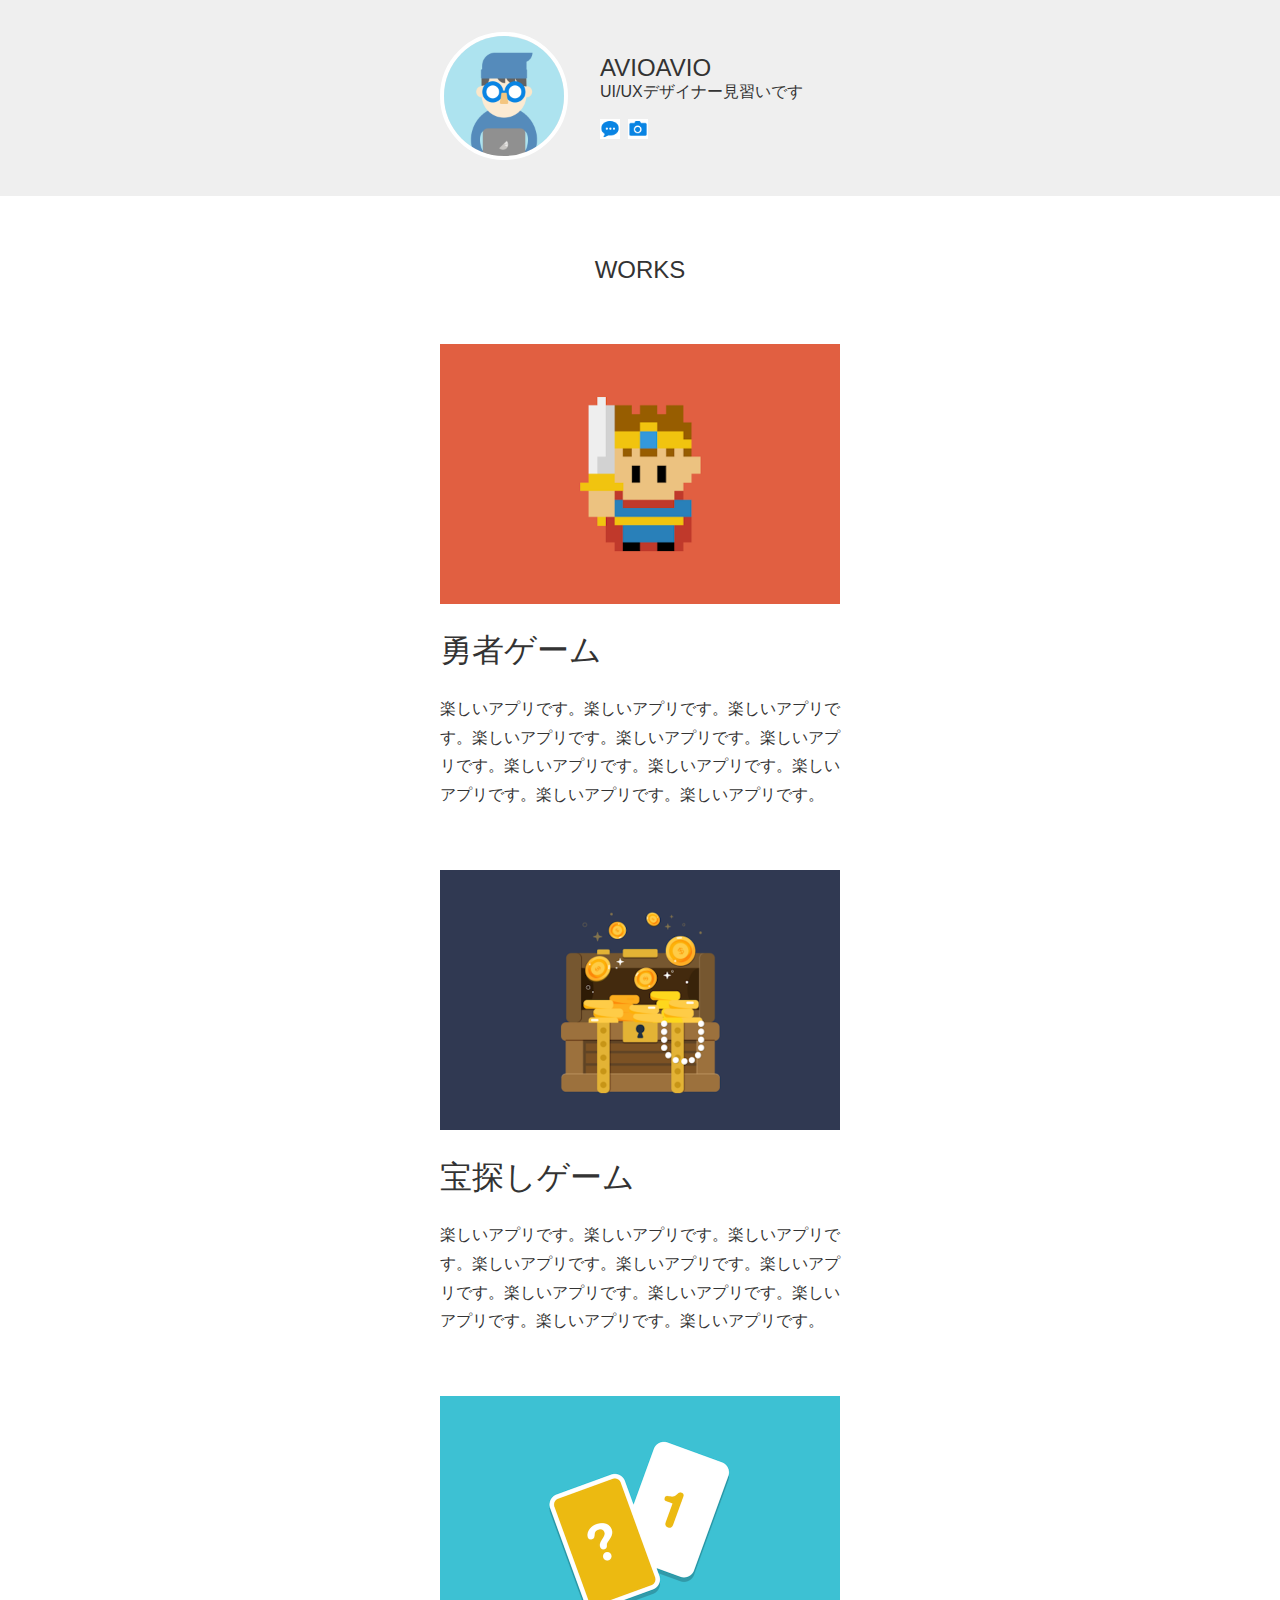
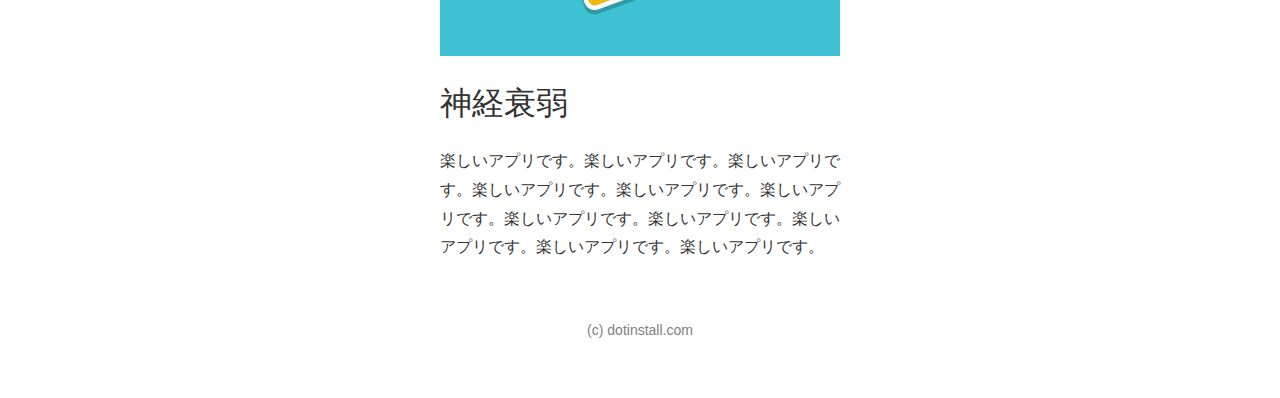
<file: MyPortfolio/index.html>
<!DOCTYPE html>
<html lang="ja">
<head>
  <meta charset="utf-8">
  <title>AVIOAVIOのポートフォリオサイト(Git)</title>
  <link rel="icon" href="favicon.ico">
  <meta name="description" content="太郎のポートフォリオサイトです。">
  <link rel="stylesheet" href="css/styles.css">
</head>
<body>
  <header>
    <div class="container">
      <div class="icon">
        <img src="img/taro.png" width="120" height="120" alt="太郎のアイコンです">
      </div>
      <div class="info">
        <h1>AVIOAVIO</h1>
        <p>UI/UXデザイナー見習いです</p>
        <ul>
          <li>
            <a href="https://dotinstall.com" target="_blank">
              <img src="img/blog.png" width="20" height="20" alt="ブログサイトへのリンク画像です">
            </a>
          </li>
          <li>
            <a href="https://dotinstall.com" target="_blank">
              <img src="img/photos.png" width="20" height="20" alt="写真サイトへのリンク画像です">
            </a>
          </li>
        </ul> 
      </div>
    </div>
  </header>

  <section class="works">
    <h1>WORKS</h1>
  
    <section>
      <img src="img/work1.png" width="400" height="260" alt="勇者ゲームの紹介画像">
      <h1>勇者ゲーム</h1>
      <p>楽しいアプリです。楽しいアプリです。楽しいアプリです。楽しいアプリです。楽しいアプリです。楽しいアプリです。楽しいアプリです。楽しいアプリです。楽しいアプリです。楽しいアプリです。楽しいアプリです。</p>
    </section>
  
    <section>
      <img src="img/work2.png" width="400" height="260" alt="宝探しゲームの紹介画像">
      <h1>宝探しゲーム</h1>
      <p>楽しいアプリです。楽しいアプリです。楽しいアプリです。楽しいアプリです。楽しいアプリです。楽しいアプリです。楽しいアプリです。楽しいアプリです。楽しいアプリです。楽しいアプリです。楽しいアプリです。</p>
    </section>
  
    <section>
      <img src="img/work3.png" width="400" height="260" alt="神経衰弱の紹介画像">
      <h1>神経衰弱</h1>
      <p>楽しいアプリです。楽しいアプリです。楽しいアプリです。楽しいアプリです。楽しいアプリです。楽しいアプリです。楽しいアプリです。楽しいアプリです。楽しいアプリです。楽しいアプリです。楽しいアプリです。</p>
    </section>
  </section>

  <footer>
    <p>(c) dotinstall.com</p>
  </footer>
</body>
</html>
</file>
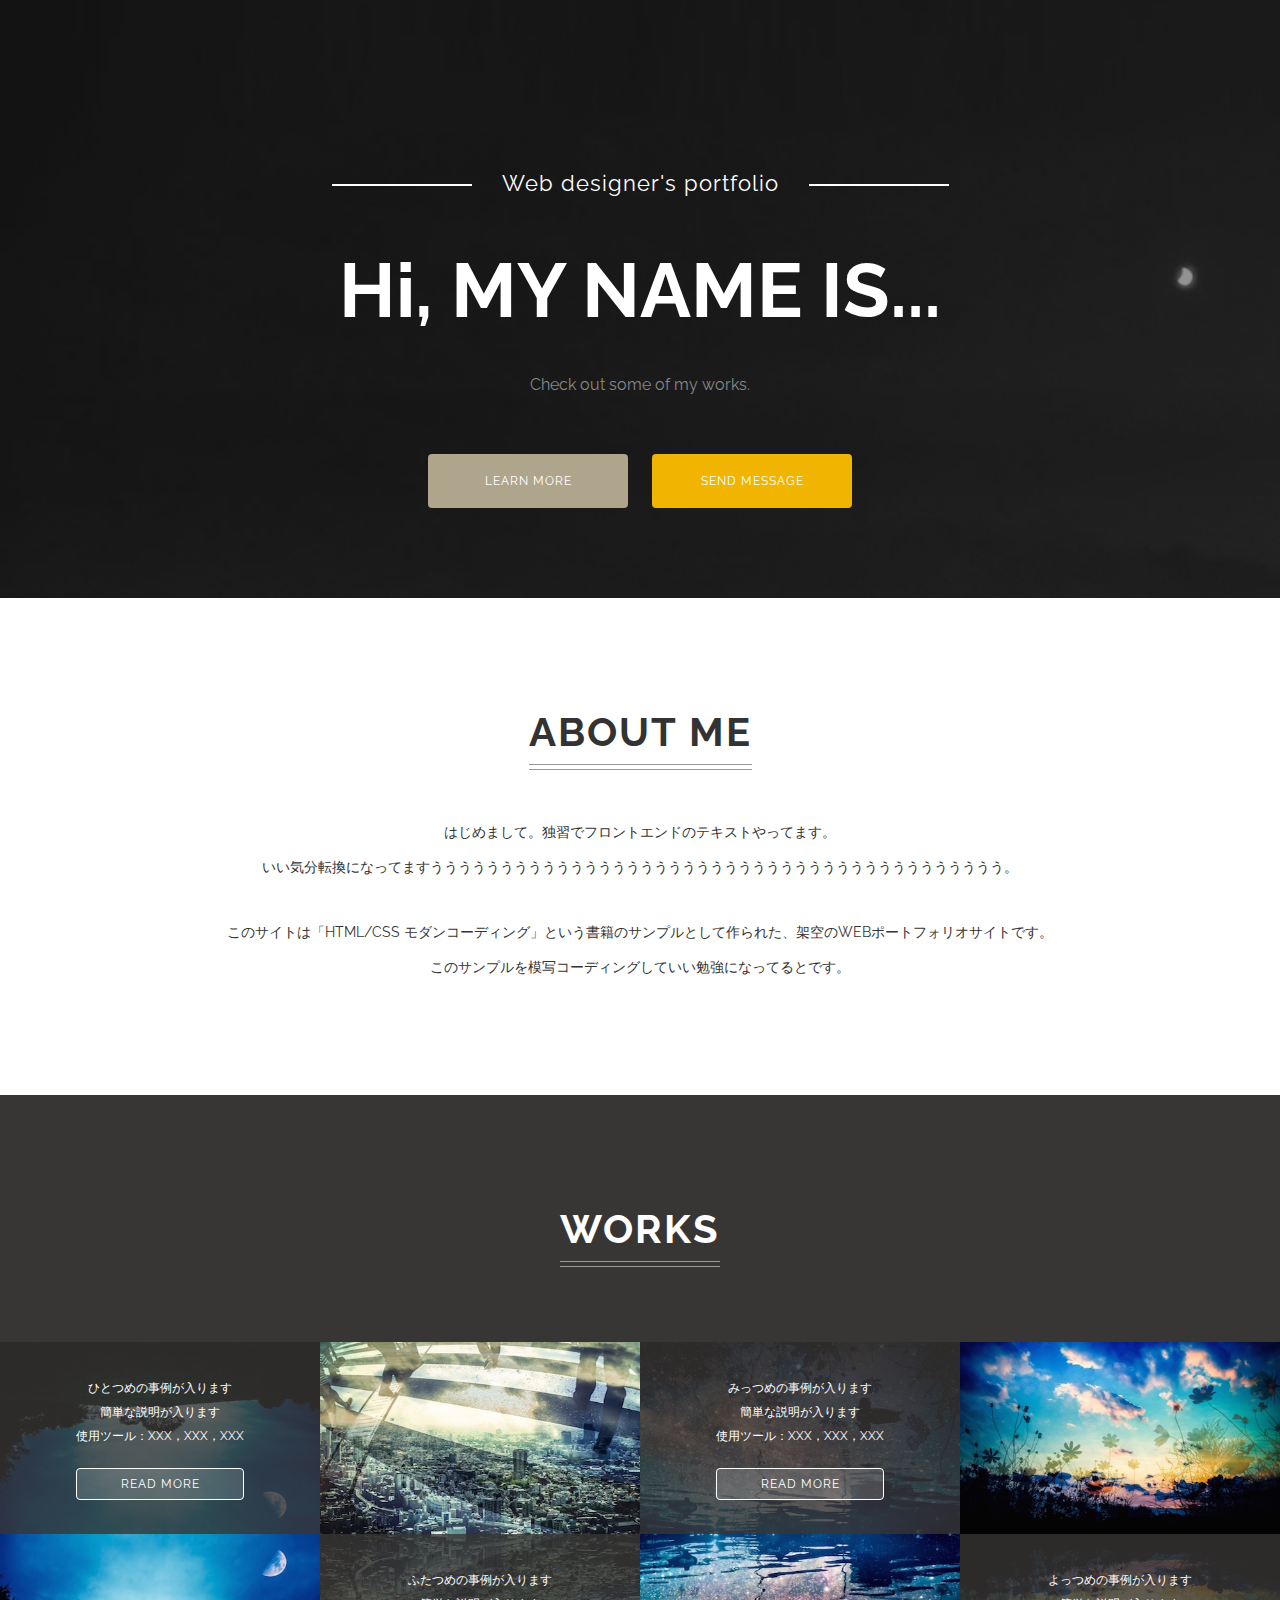
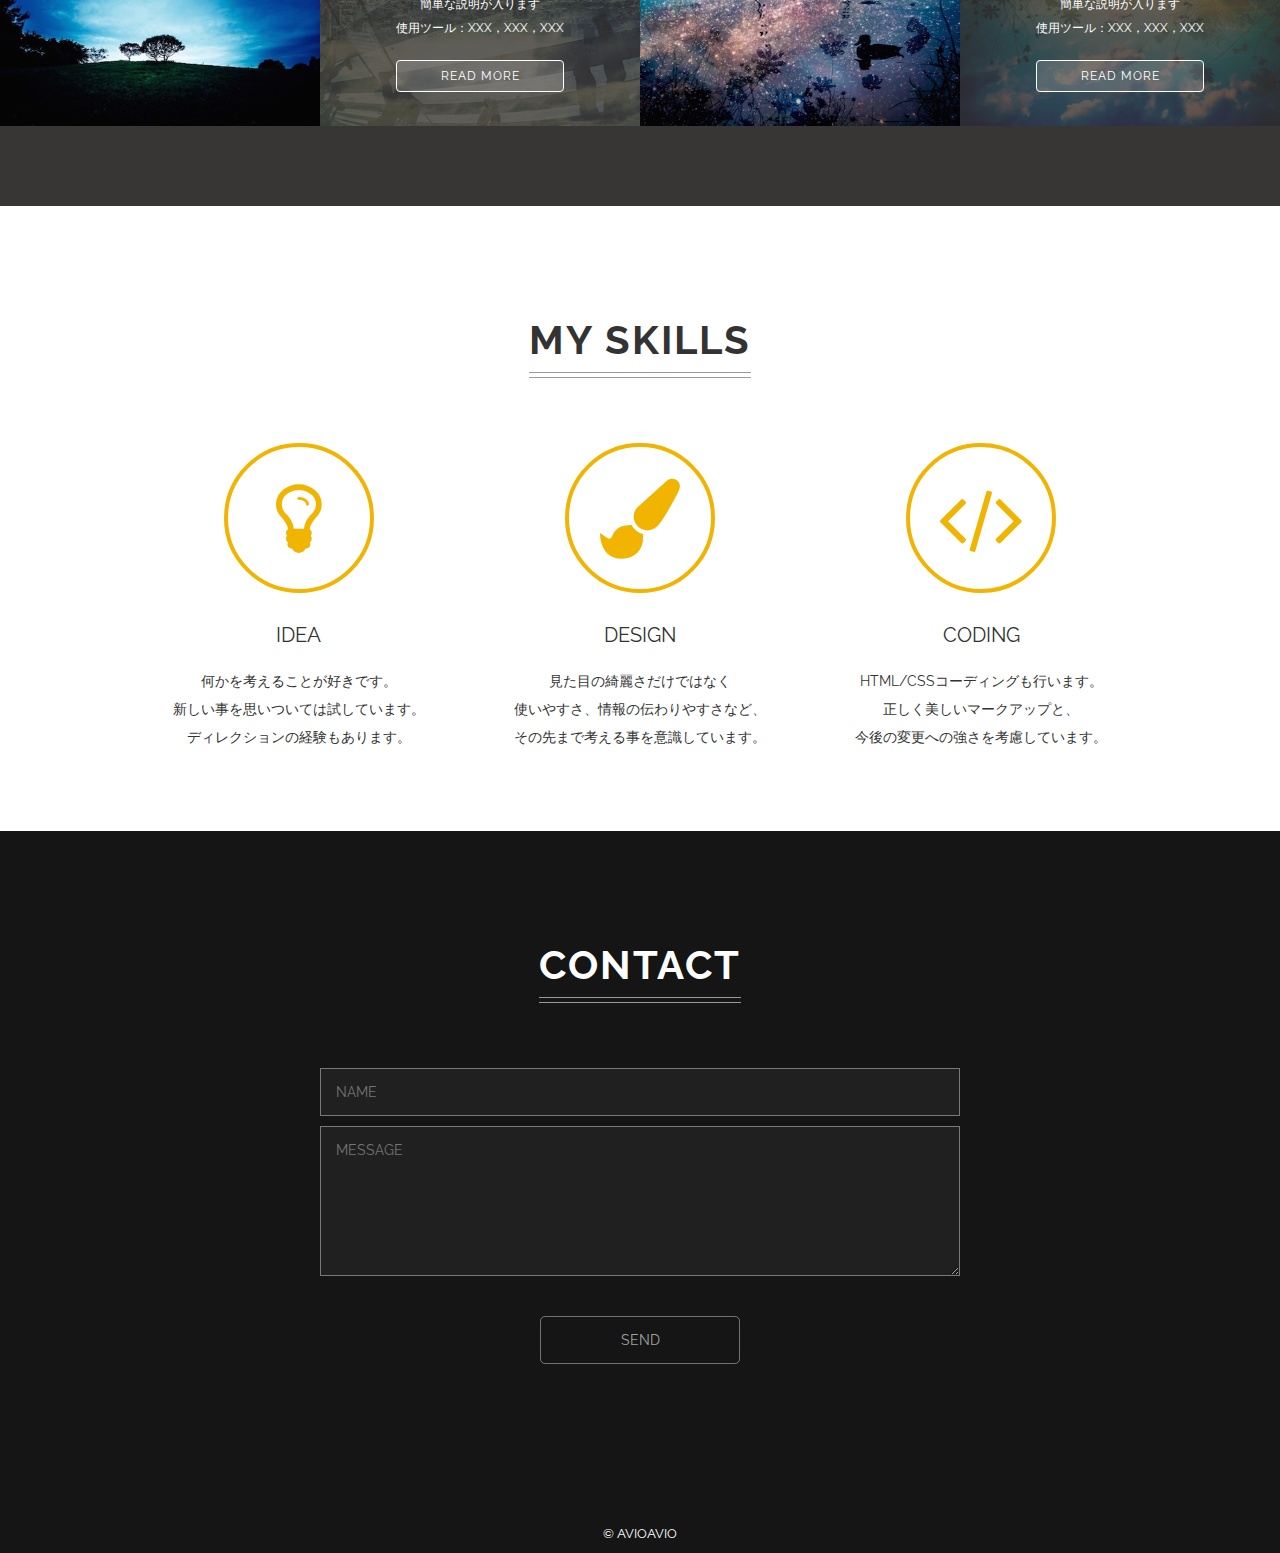
<file: singlepage-layout/index.html>
<!DOCTYPE html>
<html lang="ja">
<head>
  <meta charset="UTF-8">
  <title>シングルページレイアウト独学</title>
  <link href="https://fonts.googleapis.com/css?family=Raleway:400,700&display=swap" rel="stylesheet">
  <link href="https://maxcdn.bootstrapcdn.com/font-awesome/4.7.0/css/font-awesome.min.css" rel="stylesheet">
  <link rel="stylesheet" href="./css/normalize.css">
  <link rel="stylesheet" href="./css/style.css">
</head>
<body>
  <header class="header">
    <p class="site-title-sub">Web designer's portfolio</p>
    <h1 class="site-title">Hi, MY NAME IS...</h1>
    <p class="site-description">Check out some of my works.</p>
    <div class="buttons">
      <a class="button" href="#about">LEARN MORE</a>
      <a class="button button-showy" href="#about">SEND MESSAGE</a>
    </div>
  </header>
  <section class="about" id="about">
    <h2 class="heading">ABOUT ME</h2>
    <p class="about-text">
      はじめまして。独習でフロントエンドのテキストやってます。<br>
      いい気分転換になってますううううううううううううううううううううううううううううううううううううううううう。
    </p>
    <p class="about-text">
      このサイトは「HTML/CSS モダンコーディング」という書籍のサンプルとして作られた、架空のWEBポートフォリオサイトです。<br>
      このサンプルを模写コーディングしていい勉強になってるとです。
    </p>
  </section>
  <section class="works">
    <h2 class="heading">WORKS</h2>
    <div class="works-wrapper">
      <div class="work-box tree">
        <img class="work-image" src="./images/tree.jpg" alt="制作事例1">
        <div class="work-description">
          <div class="work-description-inner">
            <p class="work-text">
              ひとつめの事例が入ります<br>
              簡単な説明が入ります<br>
              使用ツール：XXX，XXX，XXX<br>
              <a href="#" class="button button-ghost">READ MORE</a>
            </p>
          </div>
        </div>
      </div>
      <div class="work-box building">
        <img class="work-image" src="./images/building.jpg" alt="制作事例2">
        <div class="work-description">
          <div class="work-description-inner">
            <p class="work-text">
              ふたつめの事例が入ります<br>
              簡単な説明が入ります<br>
              使用ツール：XXX，XXX，XXX<br>
              <a href="#" class="button button-ghost">READ MORE</a>
            </p>
          </div>
        </div>
      </div>
      <div class="work-box lake">
        <img class="work-image" src="./images/lake.jpg" alt="制作事例3">
        <div class="work-description">
          <div class="work-description-inner">
            <p class="work-text">
              みっつめの事例が入ります<br>
              簡単な説明が入ります<br>
              使用ツール：XXX，XXX，XXX<br>
              <a href="#" class="button button-ghost">READ MORE</a>
            </p>
          </div>
        </div>
      </div>
      <div class="work-box sky">
        <img class="work-image" src="./images/sky.jpg" alt="制作事例4">
        <div class="work-description">
          <div class="work-description-inner">
            <p class="work-text">
              よっつめの事例が入ります<br>
              簡単な説明が入ります<br>
              使用ツール：XXX，XXX，XXX<br>
              <a href="#" class="button button-ghost">READ MORE</a>
            </p>
          </div>
        </div>
      </div>
    </div>
  </section>
  <section class="skills">
    <h2 class="heading">MY SKILLS</h2>
    <div class="skills-wrapper">
      <div class="skill-box">
        <i class="skill-icon fa fa-lightbulb-o"></i>
        <div class="skill-title">IDEA</div>
        <p class="skill-text">
          何かを考えることが好きです。<br>
          新しい事を思いついては試しています。<br>
          ディレクションの経験もあります。
        </p>
      </div>
      <div class="skill-box">
        <i class="skill-icon fa fa-paint-brush"></i>
        <div class="skill-title">DESIGN</div>
        <p class="skill-text">
          見た目の綺麗さだけではなく<br>
          使いやすさ、情報の伝わりやすさなど、<br>
          その先まで考える事を意識しています。
        </p>
      </div>
      <div class="skill-box">
        <i class="skill-icon fa fa-code"></i>
        <div class="skill-title">CODING</div>
        <p class="skill-text">
          HTML/CSSコーディングも行います。<br>
          正しく美しいマークアップと、<br>
          今後の変更への強さを考慮しています。
        </p>
      </div>
    </div>
  </section>
  <section class="contact" id="contact">
    <h2 class="heading">CONTACT</h2>
    <form class="contact-form">
      <input type="text" name="name" placeholder="NAME">
      <textarea name="message" placeholder="MESSAGE"></textarea>
      <input type="submit" value="SEND">
    </form>
  </section>
  <footer class="footer">
    © AVIOAVIO
  </footer>
  <script src="lib/placeholders.min.js"></script>
</body>      
</html>
</file>
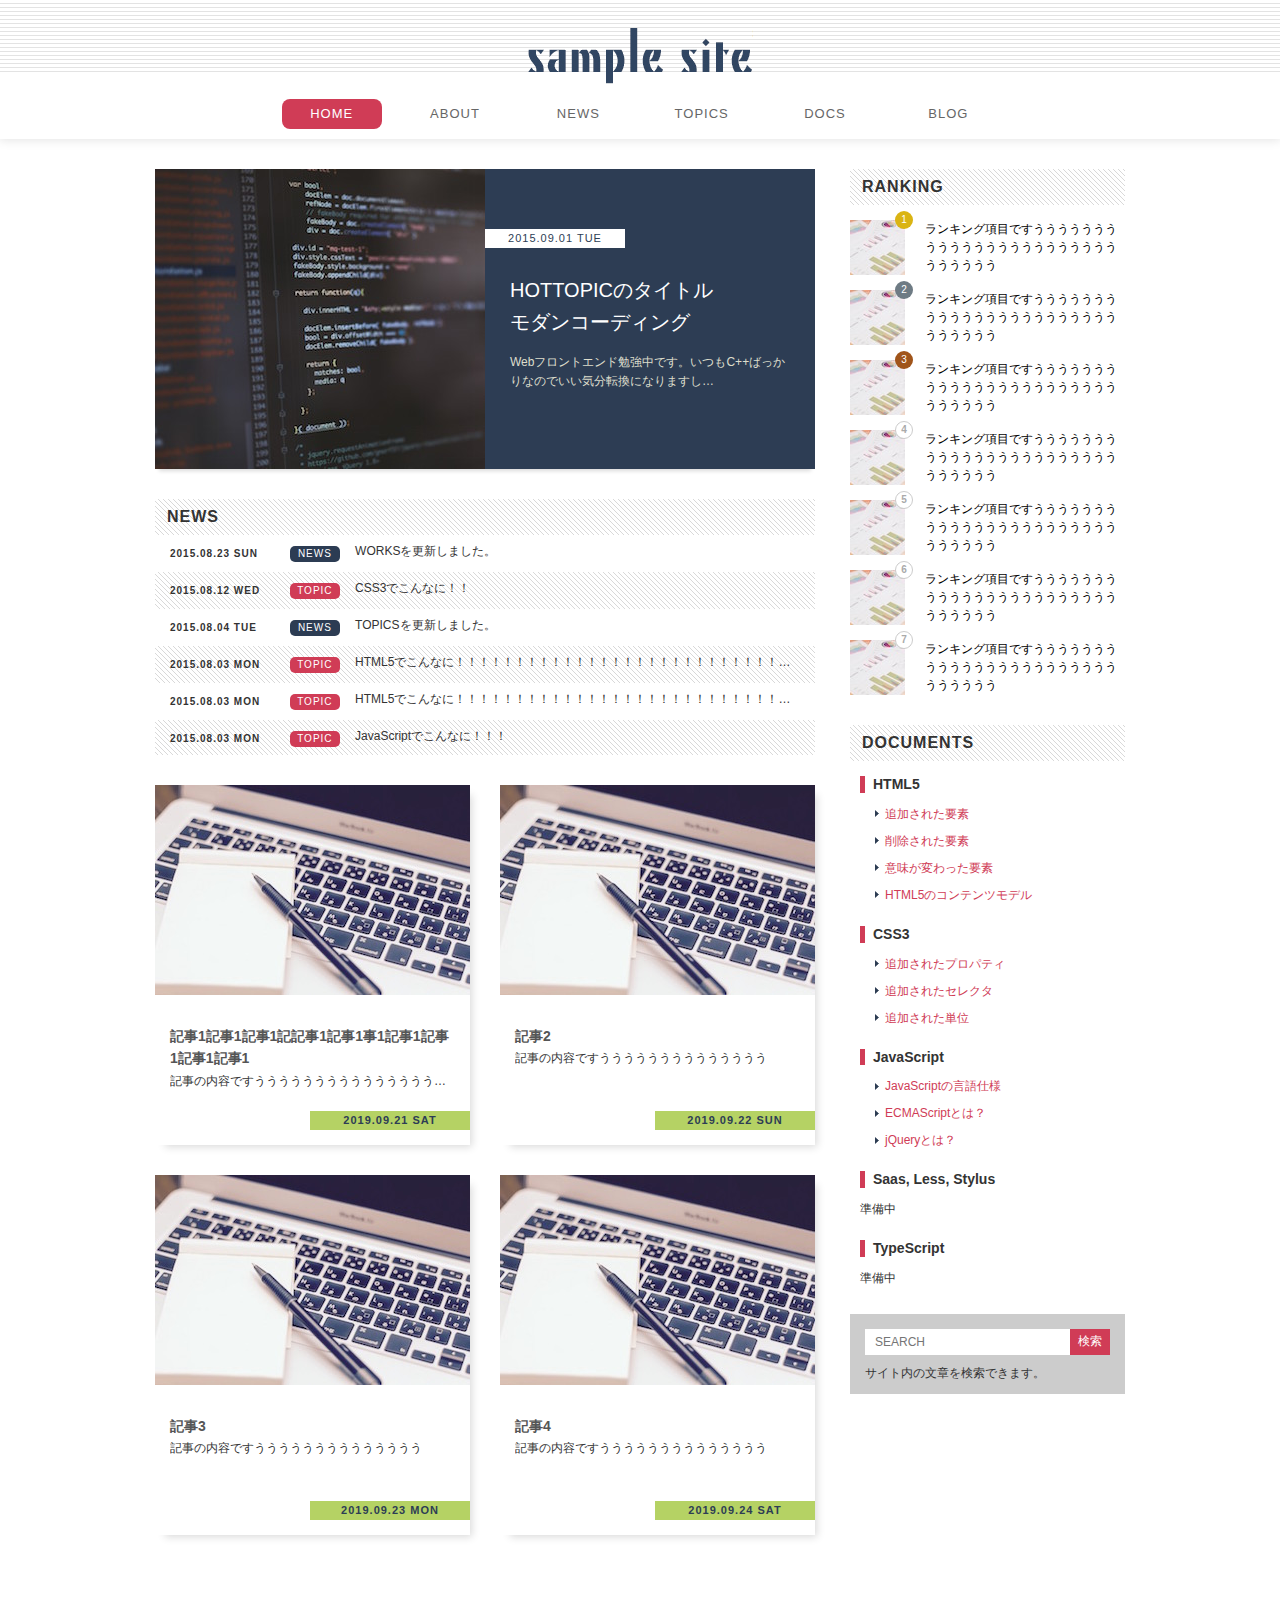
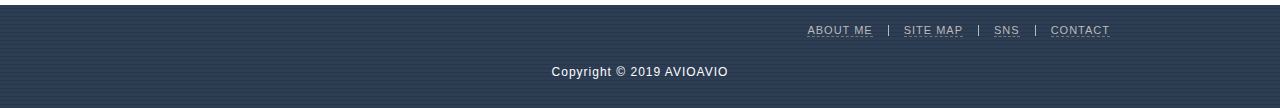
<file: standard_layout/index.html>
<!DOCTYPE html>
<html lang="ja">
  <head>
    <meta charset="UTF-8">
    <title>スタンダードレイアウト独学</title>
    <link rel="stylesheet" href="./css/reset.css">
    <link rel="stylesheet" href="./css/style.css">
  </head>
  <body>
    <header class="header">
      <h1 class="logo">
        <a href="index.html">SAMPLE SITE</a>
      </h1>
      <nav class="global-nav">
        <ul>
          <li class="nav-item active"><a href="#">HOME</a></li>
          <li class="nav-item"><a href="#">ABOUT</a></li>
          <li class="nav-item"><a href="#">NEWS</a></li>
          <li class="nav-item"><a href="#">TOPICS</a></li>
          <li class="nav-item"><a href="#">DOCS</a></li>
          <li class="nav-item"><a href="#">BLOG</a></li>
        </ul>
      </nav>
    </header>
    <div class="wrapper clearfix">
      <main class="main">
        <h2 class="hidden">HOT TOPIC</h2>
        <a href="#" class="hot-topic clearfix">
          <img class="image" src="./images/hot-topic.jpg" alt="コーディング画面">
          <div class="content">
            <h3 class="title">HOTTOPICのタイトル<br>モダンコーディング</h3>
            <p class="desc">Webフロントエンド勉強中です。いつもC++ばっかりなのでいい気分転換になりますし…</p>
            <time class="date" datetime="2015-09-01">2015.09.01 TUE</time>
          </div>
        </a>
        <h2 class="heading">NEWS</h2>
        <ul class="scroll-list">
          <li class="scroll-item">
            <a href="#">
              <time class="date" datetime="2015-08-23">2015.08.23 SUN</time>
              <span class="category news">NEWS</span>
              <span class="title">WORKSを更新しました。</span>
            </a>
          </li>
          <li class="scroll-item">
              <a href="#">
                <time class="date" datetime="2015-08-12">2015.08.12 WED</time>
                <span class="category">TOPIC</span>
                <span class="title">CSS3でこんなに！！</span>
              </a>
          </li>
          <li class="scroll-item">
              <a href="#">
                <time class="date" datetime="2015-08-04">2015.08.04 TUE</time>
                <span class="category news">NEWS</span>
                <span class="title">TOPICSを更新しました。</span>
              </a>
          </li>
          <li class="scroll-item">
              <a href="#">
                <time class="date" datetime="2015-08-03">2015.08.03 MON</time>
                <span class="category">TOPIC</span>
                <span class="title">HTML5でこんなに！！！！！！！！！！！！！！！！！！！！！！！！！！！！！！！！！！！！！！！！！！！！！！！！！！！！！！！！！！！！！！！！！！！！！</span>
              </a>
          </li>
          <li class="scroll-item">
            <a href="#">
              <time class="date" datetime="2015-08-03">2015.08.03 MON</time>
              <span class="category">TOPIC</span>
              <span class="title">HTML5でこんなに！！！！！！！！！！！！！！！！！！！！！！！！！！！！！！！！！！！！！！！！！！！！！！！！！！！！！！！！！！！！！！！！！！！！！</span>
            </a>
          </li>
          <li class="scroll-item">
              <a href="#">
                <time class="date" datetime="2015-08-03">2015.08.03 MON</time>
                <span class="category">TOPIC</span>
                <span class="title">JavaScriptでこんなに！！！</span>
              </a>
          </li>
          <li class="scroll-item">
              <a href="#">
                <time class="date" datetime="2015-06-30">2015.06.30 TUE</time>
                <span class="category news">NEWS</span>
                <span class="title">TOPICSを更新しました。</span>
              </a>
          </li>
        </ul>
        <h2 class="hidden">ARTICLES</h2>
        <div class="clearfix">
          <a href="#" class="article-box">
            <h3 class="title">記事1記事1記事1記記事1記事1事1記事1記事1記事1記事1</h3>
            <p class="desc">記事の内容ですううううううううううううううううううううううううううううううううううううううううううううううううううううううううううううううううううううううううう</p>
            <time class="date" datetime="2019-09-21">2019.09.21 SAT</time>
            <img class="image" src="./images/article.jpg" alt="コーディング画面">
          </a>
          <a href="#" class="article-box">
              <h3 class="title">記事2</h3>
              <p class="desc">記事の内容ですうううううううううううううう</p>
              <time class="date" datetime="2019-09-22">2019.09.22 SUN</time>
              <img class="image" src="./images/article.jpg" alt="コーディング画面">
          </a>
          <a href="#" class="article-box">
              <h3 class="title">記事3</h3>
              <p class="desc">記事の内容ですうううううううううううううう</p>
              <time class="date" datetime="2019-09-23">2019.09.23 MON</time>
              <img class="image" src="./images/article.jpg" alt="コーディング画面">
          </a>
          <a href="#" class="article-box">
              <h3 class="title">記事4</h3>
              <p class="desc">記事の内容ですうううううううううううううう</p>
              <time class="date" datetime="2019-09-24">2019.09.24 SAT</time>
              <img class="image" src="./images/article.jpg" alt="コーディング画面">
          </a>
        </div>
      </main>
      <div class="sidemenu">
        <h2 class="heading">RANKING</h2>
        <ol class="ranking">
          <li class="ranking-item">
            <a href="#">
              <img class="image" src="./images/ranking.jpg" alt="グラフの画像">
              <span class="order"></span>
              <p class="text">ランキング項目ですううううううううううううううううううううううううううううう</p>
            </a>
          </li>
          <li class="ranking-item">
              <a href="#">
                <img class="image" src="./images/ranking.jpg" alt="グラフの画像">
                <span class="order"></span>
                <p class="text">ランキング項目ですううううううううううううううううううううううううううううう</p>
              </a>
          </li>
          <li class="ranking-item">
              <a href="#">
                <img class="image" src="./images/ranking.jpg" alt="グラフの画像">
                <span class="order"></span>
                <p class="text">ランキング項目ですううううううううううううううううううううううううううううう</p>
              </a>
          </li>
          <li class="ranking-item">
              <a href="#">
                <img class="image" src="./images/ranking.jpg" alt="グラフの画像">
                <span class="order"></span>
                <p class="text">ランキング項目ですううううううううううううううううううううううううううううう</p>
              </a>
          </li>
          <li class="ranking-item">
              <a href="#">
                <img class="image" src="./images/ranking.jpg" alt="グラフの画像">
                <span class="order"></span>
                <p class="text">ランキング項目ですううううううううううううううううううううううううううううう</p>
              </a>
          </li>
          <li class="ranking-item">
              <a href="#">
                <img class="image" src="./images/ranking.jpg" alt="グラフの画像">
                <span class="order"></span>
                <p class="text">ランキング項目ですううううううううううううううううううううううううううううう</p>
              </a>
          </li>
          <li class="ranking-item">
              <a href="#">
                <img class="image" src="./images/ranking.jpg" alt="グラフの画像">
                <span class="order"></span>
                <p class="text">ランキング項目ですううううううううううううううううううううううううううううう</p>
              </a>
          </li>
        </ol>
        <h2 class="heading">DOCUMENTS</h2>
        <ul class="documents">
          <li>
            <h3 class="title">HTML5</h3>
            <ul>
              <li><a href="#">追加された要素</a></li>
              <li><a href="#">削除された要素</a></li>
              <li><a href="#">意味が変わった要素</a></li>
              <li><a href="#">HTML5のコンテンツモデル</a></li>
            </ul>
          </li>
          <li>
            <h3 class="title">CSS3</h3>
            <ul>
              <li><a href="#">追加されたプロパティ</a></li>
              <li><a href="#">追加されたセレクタ</a></li>
              <li><a href="#">追加された単位</a></li>
            </ul>
          </li>
          <li>
            <h3 class="title">JavaScript</h3>
            <ul>
              <li><a href="#">JavaScriptの言語仕様</a></li>
              <li><a href="#">ECMAScriptとは？</a></li>
              <li><a href="#">jQueryとは？</a></li>
            </ul>
          </li>
          <li>
            <h3 class="title">Saas, Less, Stylus</h3>
            <p>準備中</p>
          </li>
          <li>
            <h3 class="title">TypeScript</h3>
            <p>準備中</p>
          </li>
        </ul>
        <h2 class="hidden">SEARCH</h2>
        <form class="search-box">
          <input class="search-input" type="text" name="search" placeholder="SEARCH">
          <input class="search-botton" type="submit" value="検索">
          <p class="text">サイト内の文章を検索できます。</p>
        </form>
      </div>
    </div>
    <footer class="footer">
      <ul class="horizontal-list">
        <li class="horizontal-item"><a href="#">ABOUT ME</a></li>
        <li class="horizontal-item"><a href="#">SITE MAP</a></li>
        <li class="horizontal-item"><a href="#">SNS</a></li>
        <li class="horizontal-item"><a href="#">CONTACT</a></li>
      </ul>
      <p class="copyright">Copyright © 2019 AVIOAVIO</p>
    </footer>
  </body>
</html>
</file>
<file: MyPortfolio/css/styles.css>
body{
  color: #333333;
  font-family: Verdana, sans-serif;
  margin: 0;
}

header{
  background-color: #efefef;
  padding-top: 32px;
  padding-bottom: 32px;
}

.container{
  /* background-color: pink; */
  width: 400px;
  margin-left: auto;
  margin-right: auto;
  display: flex;
  align-items: center;
}

.icon img{
  /* border-radius: 20px; */
  border-radius: 50%;
  border-width: 4px;
  border-style: solid;
  border-color: white;
}

.info{
  /* background-color: tomato; */
  margin-left: 32px;
}

.info h1{
  font-weight: normal;
  font-size: 24px;
  margin: 0;
}

.info p{
  margin: 0;
  margin-bottom: 16px;
}

.info ul{
  margin: 0;
  padding: 0;
  list-style-type: none;
  display: flex;
}

.info ul li{
  margin-right: 8px;
}

.works{
  width: 400px;
  margin-right: auto;
  margin-left: auto;
}

.works > h1{
  font-weight: normal;
  font-size: 24px;
  text-align: center;
  margin-top: 60px;
  margin-bottom: 60px;
}

.works > section{
  margin-bottom: 60px;
}

.works > section > h1{
  font-weight: normal;
}

.works > section > p{
  line-height: 1.8;
}

footer p{
  text-align: center;
  font-size: 14px;
  color: gray;
  margin-bottom: 60px;
}
</file>
<file: singlepage-layout/css/style.css>
@charset "UTF-8";

/* overall */
html{
  font-size: 62.5%;
}
*, *::before, *::after{
  box-sizing: border-box;
}
body{
  background: #151515 url("../images/bg.png") no-repeat fixed left bottom;
  background-size: cover;
  color: #fff;
  text-align: center;
  font-size: 1.4rem;
  font-family: Raleway, "Hiragino Kaku Gothic ProN", Meiryo, sans-serif;
}

/* header */
.header{
  padding: 170px 30px 80px;
}
.site-title-sub{
  margin: 0 0 30px;
  letter-spacing: 1px;
  font-size: 2.2rem;
}
.site-title-sub::before,
.site-title-sub::after{
  content: '';
  display: inline-block;
  width: 140px;
  height: 2px;
  margin: 0 30px;
  background-color: #fff;
  vertical-align: middle;
}
.site-title{
  margin: 50px 0 40px;
  font-size: 7.6rem;
}
.site-description{
  margin-bottom: 50px;
  color: #888;
  font-size: 1.6rem;
}
.button{
  display: inline-block;
  width: 200px;
  padding: 20px;
  border-radius: 4px;
  background-color: #afa58d;
  color: #fff;
  text-decoration: none;
  letter-spacing: 1px;
  font-size: 1.2rem;
}
.button:hover{
  opacity: 0.9;
}
.button-showy{
  background-color: #f1b400;
}
.buttons .button{
  margin: 10px;
}

/* section1 */
.about{
  padding: 80px 30px;
  background-color: #fff;
  color: #333;
}
.heading{
  position: relative;
  display: inline-block;
  margin: 30px 0 15px;
  padding-bottom: 15px;
  letter-spacing: 2px;
  font-size: 4rem;
}
.heading::before,
.heading::after{
  content: '';
  position: absolute;
  right: 0;
  bottom: 0;
  left: 0;
  border-bottom: 1px solid #999;
}
.heading::before{
  bottom: 5px;
}
.about-text{
  margin: 30px 0;
  line-height: 2.5;
}

/* section2 */
.works{
  background-color: #383634;
  padding: 80px 0;
}
.works-wrapper{
  display: table;
  width: 100%;
  margin-top: 60px;
  table-layout: fixed;
}
.work-box{
  position: relative;
  display: table-cell;
}
.work-box::after{
  content: '';
  position: absolute;
  top: 50%;
  left: 0;
  width: 100%;
  height: 50%;
  background: no-repeat;
  background-size: 100% 100%;
  opacity: 0.2;
  transform: scaleY(-1);
}
.work-box.tree::after{
  background-image: url('../images/tree.jpg');
}
.work-box.building::after{
  background-image: url('../images/building.jpg');
}
.work-box.lake::after{
  background-image: url('../images/lake.jpg');
}
.work-box.sky::after{
  background-image: url('../images/sky.jpg');
}
.work-box:nth-child(odd) .work-image{
  margin: 60% 0 0;
}
.work-box:nth-child(odd) .work-description,
.work-box:nth-child(odd)::after{
  top: 0;
}
.work-image{
  display: block;
  width: 100%;
  margin: 0 0 60%;
}
.work-description{
  position: absolute;
  top: 50%;
  left: 0;
  z-index: 1;
  width: 100%;
  height: 50%;
  overflow-y: auto;
}
.work-description-inner{
  display: table;
  width: 100%;
  height: 100%;
  padding: 20px;
}
.work-text{
  display: table-cell;
  vertical-align: middle;
  font-size: 1.2rem;
  line-height: 2;
}
.work-text .button{
  width: 60%;
  margin-top: 20px;
  padding: 3px;
}
.button-ghost{
  border: 1px solid #fff;
  background-color: rgba(255, 255, 255, 0.15);
}

/* section3 */
.skills{
  padding: 80px 0;
  background-color: #fff;
  color: #333;
}
.skills-wrapper{
  display: table;
  width: 80%;
  margin: 50px auto 0;
  table-layout: fixed;
}
.skill-box{
  display: table-cell;
}
.skill-icon{
  width: 150px;
  height: 150px;
  margin-bottom: 30px;
  border: 4px solid;
  border-radius: 50%;
  color: #f1b400;
  font-size: 8rem;
  line-height: 142px;
}
.skill-title{
  margin: 0 20px 20px;
  font-size: 2rem;
}
.skill-text{
  margin: 0 20px;
  line-height: 2;
}

/* section4 */
.contact{
  padding: 80px 0 150px;
}
.contact-form{
  width: 50%;
  margin: 50px auto 0;
}
.contact-form input[type=text],
.contact-form textarea{
  display: block;
  width: 100%;
  margin-bottom: 10px;
  padding: 15px;
  outline: none;
  border: 1px solid rgba(255, 255, 255, 0.4);
  border-radius: 0;
  background-color: rgba(255, 255, 255, 0.05);
  color: #fff;
}
.contact-form input[type=text]:focus,
.contact-form textarea:focus{
  box-shadow: 0 0 8px rgba(255, 255, 255, 0.5) inset;
}
.contact-form textarea{
  height: 150px;
}
.contact-form input[type=submit]{
  display: block;
  width: 200px;
  margin: 40px auto 0;
  padding: 15px;
  border: 1px solid rgba(255, 255, 255, 0.4);
  border-radius: 5px;
  background-color: transparent;
  color: rgba(255, 255, 255, 0.6);
  cursor: pointer;
}
.contact-form input[type=submit]:hover{
  background-color: rgba(255, 255, 255, 0.05);
}

/* footer */
.footer{
  padding: 12px 0;
  font-size: 1.3rem;
}
</file>
<file: standard_layout/css/style.css>
@charset "UTF-8";

/* overall */
html{
  font-size: 62.5%;
}
body{
  color: #333;
  font-size: 1.2rem;
  font-family: "Hiragino Kaku Gothic ProN", Meiryo, sans-serif;
}
*, *::before, *::after{
  box-sizing: border-box;
}
a:link, a:visited, a:hover, a:active{
  color: #d03c56;
  text-decoration: none;
}

/* header */
.header{
  width: 100%;
  padding: 28px 0 10px;
  background: url('../images/bg-header.gif') repeat-x;
  box-shadow: 0 0 10px 1px #e3e3e3;
}

/* header logo */
.logo{
  width: 225px;
  height: 56px;
  margin: 0 auto;
  background: url('../images/logo.png') no-repeat;
  text-indent: 100%;
  white-space: nowrap;
  overflow: hidden;
}
.logo a{
  display: block;
  width: 100%;
  height: 100%;
}

/* header global-navi */
.global-nav{
  margin-top: 15px;
  text-align: center;
}
.global-nav .nav-item{
  display: inline-block;
  margin: 0 10px;
}
.global-nav .nav-item a{
  display: inline-block;
  width: 100px;
  height: 30px;
  line-height: 30px;
  text-align: center;
  border-radius: 8px;
  color: #666;
  font-size: 1.3rem;
  letter-spacing: 1px;
  transition: 0.15s;
}
.global-nav .nav-item.active a,
.global-nav .nav-item a:hover{
  background-color: #d03c56;
  color: #ffffff;
}

/* main */
.wrapper{
  width: 970px;
  margin: 30px auto 40px;
}
.main{
  display: block;
  float: left;
  width: 660px;
}
.hidden{
  display: none;
}

/* main hot-topic */
.hot-topic{
  display: block;
  height: 300px;
  margin-bottom: 30px;
  box-shadow: 0 6px 4px -4px rgba(0, 0, 0, 0.15);
  transition: opacity 0.15s;
}
.hot-topic:hover{
  opacity: 0.85;
}
.hot-topic .image{
  float: left;
  width: 50%;
  height: 100%;
}
.hot-topic .content{
  position: relative;
  float: left;
  width: 50%;
  height: 100%;
  padding: 105px 25px 0;
  background-color: #2d3d54;
  line-height: 1.6;
}
.hot-topic .title{
  margin-bottom: 15px;
  color: #fff;
  font-weight: normal;
  font-size: 2.0rem;
}
.hot-topic .desc{
  color: #ddc;
}
.hot-topic .date{
  position: absolute;
  top: 60px;
  left: 0;
  width: 140px;
  padding: 4px;
  background-color: #fff;
  color: #2d3d54;
  text-align: center;
  letter-spacing: 1px;
  font-size: 1.1rem;
  line-height: 1;
}

/* main heading */
.heading{
  padding: 10px 12px;
  background: url('../images/bg-slash.gif');
  letter-spacing: 1px;
  font-size: 1.6rem;
}

/* main news */
.scroll-list{
  max-height: 220px;
  overflow-y: auto;
  margin-bottom: 30px;
  list-style-type: none;
}
.scroll-list .scroll-item a{
  display: block;
  padding: 10px 15px;
  color: #333;
  font-size: 0;
  transition: background-color 0.1s;
}
.scroll-list .scroll-item:nth-of-type(even) a{
  background: url('../images/bg-slash.gif');
}
.scroll-list .scroll-item a:hover{
  background-color: #fafaf8;
}
.scroll-list .date{
  display: inline-block;
  width: 19%;
  font-size: 1.0rem;
  letter-spacing: 1px;
  font-weight: bold;
}
.scroll-list .category{
  display: inline-block;
  width: 8%;
  border-radius: 5px;
  background-color: #d03c56;
  color: #fff;
  text-align: center;
  letter-spacing: 1px;
  font-size: 1.0rem;
  line-height: 16px;
}
.scroll-list .category.news{
  background-color: #2c3c53;
}
.scroll-list .title{
  display: inline-block;
  width: 73%;
  padding-left: 15px;
  overflow: hidden;
  text-overflow: ellipsis;
  white-space: nowrap;
  font-size: 1.2rem;
}

/* main articles */
.article-box{
  position: relative;
  display: block;
  width: 315px;
  height: 360px;
  margin-bottom: 30px;
  padding: 210px 15px 0;
  box-shadow: 6px 6px 8px -4px rgba(0, 0, 0, 0.15);
  transition: opacity 0.15s;
}
.article-box:hover{
  opacity: 0.8;
}
.article-box:nth-of-type(odd){
  float: left;
}
.article-box:nth-of-type(even){
  float: right;
}
.article-box .title{
  margin-top: 30px;
  color: #555;
  font-size: 1.4rem;
  line-height: 1.6;
}
.article-box .desc{
  margin-top: 5px;
  color: #333;
  overflow: hidden;
  text-overflow: ellipsis;
  white-space: nowrap;
}
.article-box .date{
  position: absolute;
  right: 0;
  bottom: 15px;
  display: block;
  width: 160px;
  padding: 4px;
  background-color: #b5d264;
  color: #2d3d54;
  text-align: center;
  letter-spacing: 1px;
  font-weight: bold;
  font-size: 1.1rem;
}
.article-box .image{
  position: absolute;
  top: 0;
  left: 0;
  width: 100%;
}

/* main sidemenu */
.sidemenu{
  float: right;
  width: 275px;
}

/* main sidemenu ranking */
.ranking{
  margin-bottom: 30px;
  list-style-type: none;
  counter-reset: ranking;
}
.ranking .ranking-item{
  position: relative;
  margin-top: 15px;
}
.ranking .ranking-item a{
  display: block;
  font-size: 0;
  transition: opacity 0.15s;
}
.ranking .ranking-item a:hover{
  opacity: 0.8;
}
.ranking .image{
  width: 55px;
  height: 55px;
}
.ranking .text{
  margin-left: 20px;
  display: inline-block;
  width: 200px;
  color: #000;
  vertical-align: top;
  font-size: 1.2rem;
  line-height: 1.5;
}
.ranking .order{
  display: inline-block;
  position: absolute;
  top: -9px;
  left: 35px;
  width: 18px;
  height: 18px;
  margin: 0 10px;
  border: 1px solid #ccc;
  border-radius: 50%;
  color: #aaa;
  vertical-align: 20px;
  text-align: center;
  font-weight: bold;
  line-height: 16px;
  background-color: #fff;
  /* transform: rotate(45deg); */
  /* -webkit-transform: rotate(45deg); */
  /* -ms-transform: rotate(45deg); */
}
.ranking .ranking-item:nth-of-type(1) .order,
.ranking .ranking-item:nth-of-type(2) .order,
.ranking .ranking-item:nth-of-type(3) .order{
  border: none;
  color: #fff;
  font-weight: normal;
  line-height: 18px;
}
.ranking .ranking-item:nth-of-type(1) .order{
  background-color: #dab413;
}
.ranking .ranking-item:nth-of-type(2) .order{
  background-color: #6e7b84;
}
.ranking .ranking-item:nth-of-type(3) .order{
  background-color: #a0541a;
}
.ranking .order::before{
  content: counter(ranking);
  counter-increment: ranking;
  display: inline-block;
  font-size: 1.0rem;
  /* transform: rotate(-45deg); */
  /* -webkit-transform: rotate(-45deg); */
  /* -ms-transform: rotate(-45deg); */
}

/* main sidemenu documents */
.documents{
  margin: 10px 10px 30px;
}
.documents,
.documents ul{
  list-style-type: none;
}
.documents > li .title{
  margin: 15px 0;
  padding-left: 8px;
  border-left: 5px solid #d03c56;
  font-size: 1.4rem;
  line-height: 1.2;
}
.documents > li + li{
  margin-top: 25px;
}
.documents > li ul{
  margin: 15px;
}
.documents > li ul > li{
  margin-bottom: 15px;
  padding-left: 10px;
  background: url('../images/arrow.gif') no-repeat left center;
}
.documents a:hover{
  text-decoration: underline;
}

/* main sidemenu search */
.search-box{
  padding: 15px;
  background-color: #ccc;
  font-size: 0;
}
.search-box > *{
  font-size: 1.2rem;
}
.search-box .search-input{
  width: 205px;
  height: 26px;
  padding: 0 10px;
  border: none;
}
.search-box .search-botton{
  width: 40px;
  height: 26px;
  border: none;
  background-color: #d03c56;
  color: #fff;
  cursor: pointer;
}
.search-box .text{
  margin-top: 12px;
}

/* footer */
.footer{
  width: 100%;
  padding: 20px 0 30px;
  background: #2d3d54 url('../images/bg-footer.gif');
  color: #fff;
}
.horizontal-list{
  width: 970px;
  margin: 0 auto;
  text-align: right;
  font-size: 0;
}
.horizontal-list .horizontal-item{
  display: inline-block;
  padding: 0 15px;
  letter-spacing: 1px;
}
.horizontal-list .horizontal-item + .horizontal-item{
  border-left: 1px solid #bbb;
}
.horizontal-list .horizontal-item a{
  border-bottom: 1px dashed #777;
  color: #bbb;
  font-size: 1.1rem;
  transition: color 0.15s;
}
.horizontal-list .horizontal-item a:hover{
  color: #fff;
}
.copyright{
  margin-top: 30px;
  text-align: center;
  letter-spacing: 1px;
}

/* clearfix */
.clearfix::after{
  content: '';
  display: block;
  clear: both;
}
</file>
